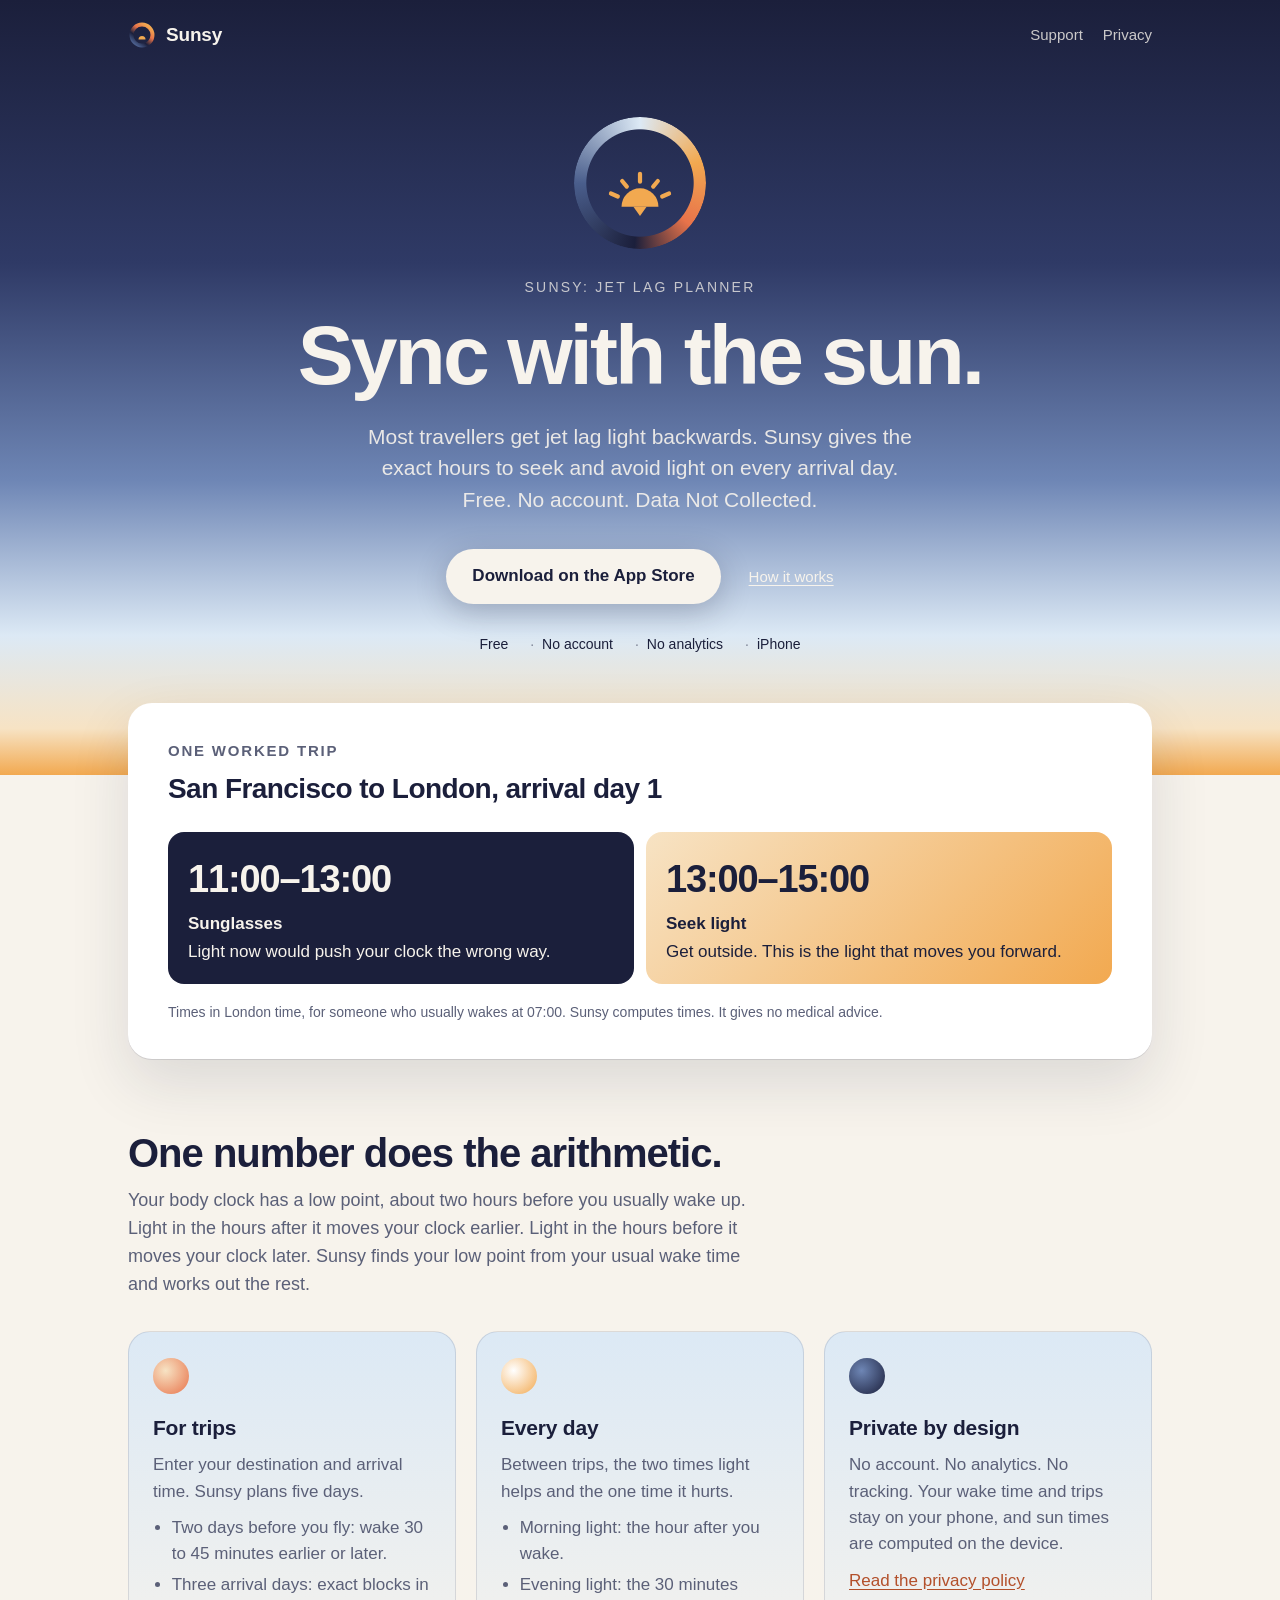
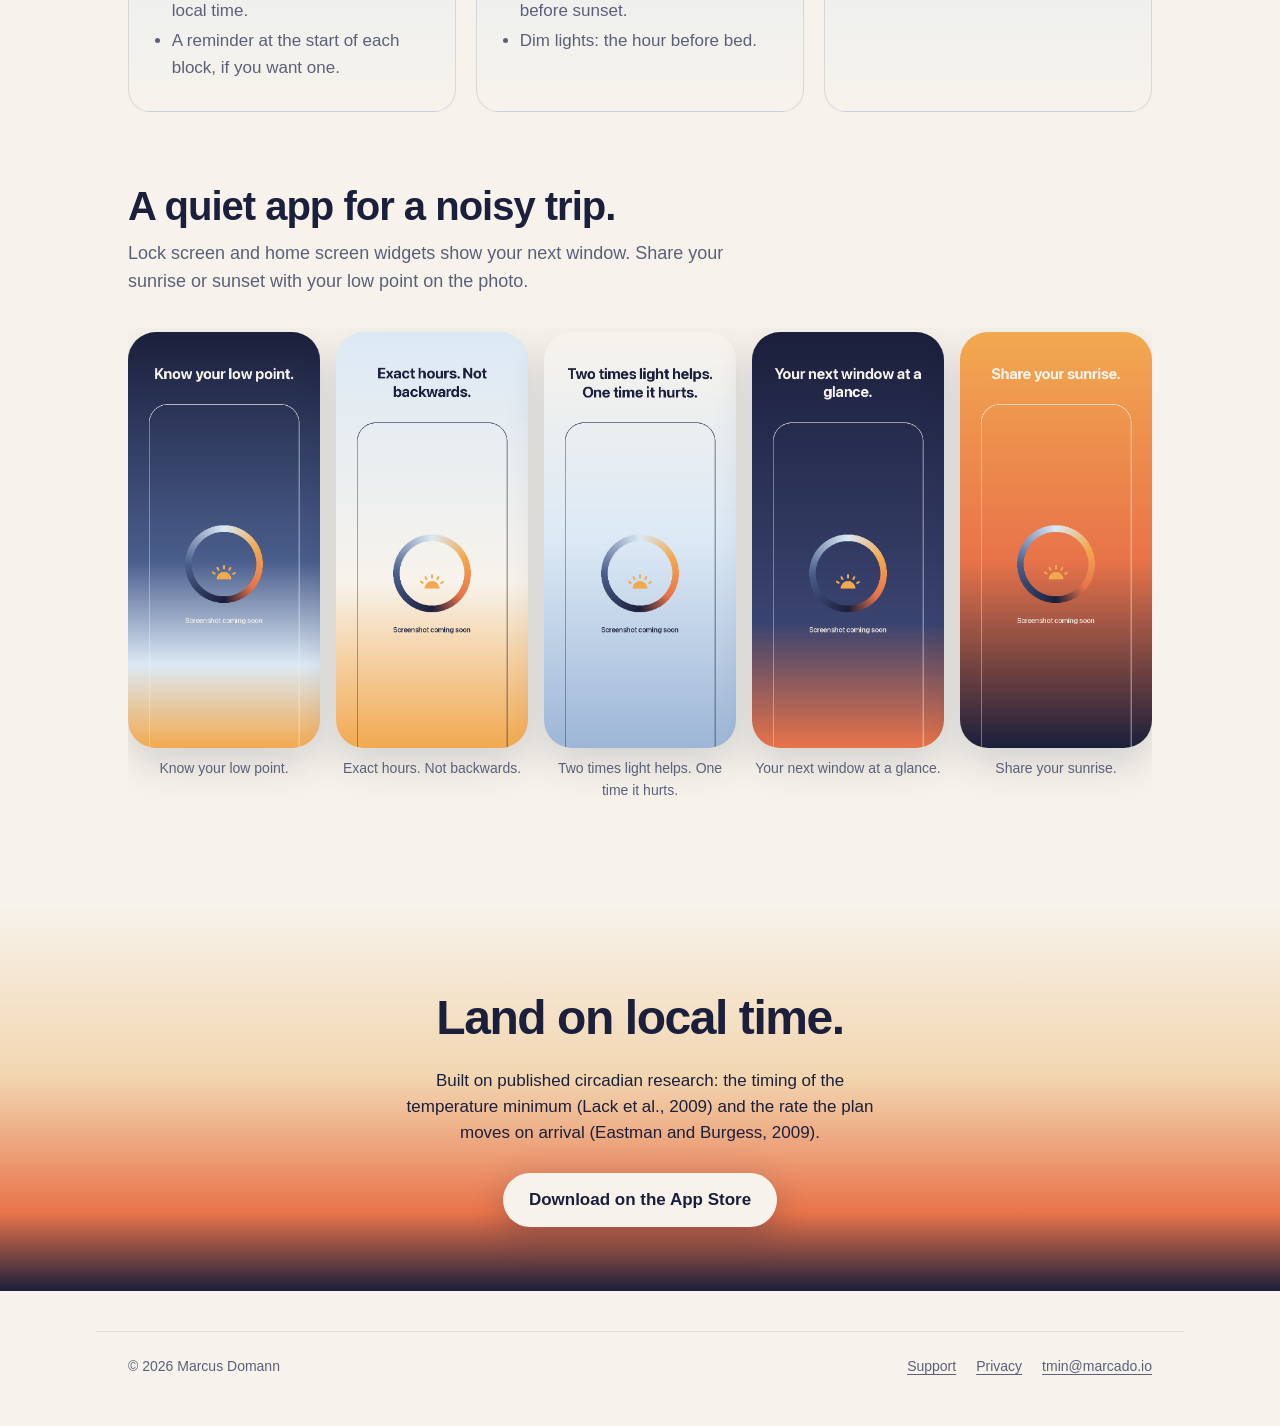
<file: index.html>
<!doctype html>
<html lang="en-GB">
<head>
<meta charset="utf-8">
<meta name="viewport" content="width=device-width, initial-scale=1">
<title>Sunsy: Jet Lag Planner</title>
<meta name="description" content="Most travellers get jet lag light backwards. Sunsy gives the exact hours to seek and avoid light on every arrival day. Free. No account. Data Not Collected.">
<meta name="theme-color" content="#1B1F3B">
<meta property="og:title" content="Sunsy: Jet Lag Planner">
<meta property="og:description" content="Sync with the sun. The exact hours to seek and avoid light on every arrival day.">
<meta property="og:image" content="https://md069.github.io/sunsy/assets/screens/1.png">
<link rel="icon" href="assets/favicon.svg" type="image/svg+xml">
<link rel="apple-touch-icon" href="assets/apple-touch-icon.png">
<link rel="stylesheet" href="assets/style.css">
</head>
<body>
<header class="hero">
  <div class="wrap">
    <div class="bar">
      <a class="brand" href="./"><img src="assets/favicon.svg" alt="" width="28" height="28">Sunsy</a>
      <nav aria-label="Site"><a href="support/">Support</a><a href="privacy/">Privacy</a></nav>
    </div>
    <div class="hero-body">
      <div class="mark-wrap"><div class="mark"></div><svg viewBox="0 0 100 100" aria-hidden="true"><path d="M36 68a14 14 0 0 1 28 0z" fill="#F2A950"/><g stroke="#F2A950" stroke-width="3.2" stroke-linecap="round"><path d="M50 43v6"/><path d="M36.5 48.5l3.5 4.2"/><path d="M63.5 48.5l-3.5 4.2"/><path d="M28 58l5.2 2.2"/><path d="M72 58l-5.2 2.2"/></g><path d="M45 68h10l-5 7z" fill="#F2A950"/></svg></div>
      <p class="kicker">Sunsy: Jet Lag Planner</p>
      <h1>Sync with the sun.</h1>
      <p class="lede">Most travellers get jet lag light backwards. Sunsy gives the exact hours to seek and avoid light on every arrival day. Free. No account. Data Not Collected.</p>
      <div class="cta">
        <a class="button" href="#">Download on the App Store</a>
        <a class="quiet" href="#how">How it works</a>
      </div>
      <ul class="facts"><li>Free</li><li>No account</li><li>No analytics</li><li>iPhone</li></ul>
    </div>
  </div>
</header>

<main>
  <div class="wrap example">
    <div class="card">
      <h2>One worked trip</h2>
      <p class="route">San Francisco to London, arrival day 1</p>
      <ul class="blocks">
        <li class="block avoid"><span class="time">11:00–13:00</span><span class="what">Sunglasses</span><span>Light now would push your clock the wrong way.</span></li>
        <li class="block seek"><span class="time">13:00–15:00</span><span class="what">Seek light</span><span>Get outside. This is the light that moves you forward.</span></li>
      </ul>
      <p class="note">Times in London time, for someone who usually wakes at 07:00. Sunsy computes times. It gives no medical advice.</p>
    </div>
  </div>

  <section id="how">
    <div class="wrap">
      <h2 class="section-title">One number does the arithmetic.</h2>
      <p class="section-lede">Your body clock has a low point, about two hours before you usually wake up. Light in the hours after it moves your clock earlier. Light in the hours before it moves your clock later. Sunsy finds your low point from your usual wake time and works out the rest.</p>
      <div class="features">
        <article class="feature">
          <div class="dot trip" aria-hidden="true"></div>
          <h3>For trips</h3>
          <p>Enter your destination and arrival time. Sunsy plans five days.</p>
          <ul>
            <li>Two days before you fly: wake 30 to 45 minutes earlier or later.</li>
            <li>Three arrival days: exact blocks in local time.</li>
            <li>A reminder at the start of each block, if you want one.</li>
          </ul>
        </article>
        <article class="feature">
          <div class="dot day" aria-hidden="true"></div>
          <h3>Every day</h3>
          <p>Between trips, the two times light helps and the one time it hurts.</p>
          <ul>
            <li>Morning light: the hour after you wake.</li>
            <li>Evening light: the 30 minutes before sunset.</li>
            <li>Dim lights: the hour before bed.</li>
          </ul>
        </article>
        <article class="feature">
          <div class="dot private" aria-hidden="true"></div>
          <h3>Private by design</h3>
          <p>No account. No analytics. No tracking. Your wake time and trips stay on your phone, and sun times are computed on the device.</p>
          <p><a href="privacy/">Read the privacy policy</a></p>
        </article>
      </div>
    </div>
  </section>

  <section aria-labelledby="shots-title">
    <div class="wrap">
      <h2 class="section-title" id="shots-title">A quiet app for a noisy trip.</h2>
      <p class="section-lede">Lock screen and home screen widgets show your next window. Share your sunrise or sunset with your low point on the photo.</p>
      <ul class="shots">
        <li><figure><img src="assets/screens/1.png" width="645" height="1398" loading="lazy" alt="First run: the 24-hour ring with your low point marked."><figcaption>Know your low point.</figcaption></figure></li>
        <li><figure><img src="assets/screens/2.png" width="645" height="1398" loading="lazy" alt="Trip plan, day 1, San Francisco to London."><figcaption>Exact hours. Not backwards.</figcaption></figure></li>
        <li><figure><img src="assets/screens/3.png" width="645" height="1398" loading="lazy" alt="Today with morning light, evening light and dim lights."><figcaption>Two times light helps. One time it hurts.</figcaption></figure></li>
        <li><figure><img src="assets/screens/4.png" width="645" height="1398" loading="lazy" alt="Lock screen and home screen widgets."><figcaption>Your next window at a glance.</figcaption></figure></li>
        <li><figure><img src="assets/screens/5.png" width="645" height="1398" loading="lazy" alt="Share composer with a sunrise photo."><figcaption>Share your sunrise.</figcaption></figure></li>
      </ul>
    </div>
  </section>

  <div class="closing">
    <div class="wrap">
      <h2>Land on local time.</h2>
      <p>Built on published circadian research: the timing of the temperature minimum (Lack et al., 2009) and the rate the plan moves on arrival (Eastman and Burgess, 2009).</p>
      <a class="button" href="#">Download on the App Store</a>
    </div>
  </div>
</main>

<footer>
  <div class="wrap">
    <span>© 2026 Marcus Domann</span>
    <nav aria-label="Footer"><a href="support/">Support</a><a href="privacy/">Privacy</a><a href="mailto:tmin@marcado.io">tmin@marcado.io</a></nav>
  </div>
</footer>
</body>
</html>
</file>
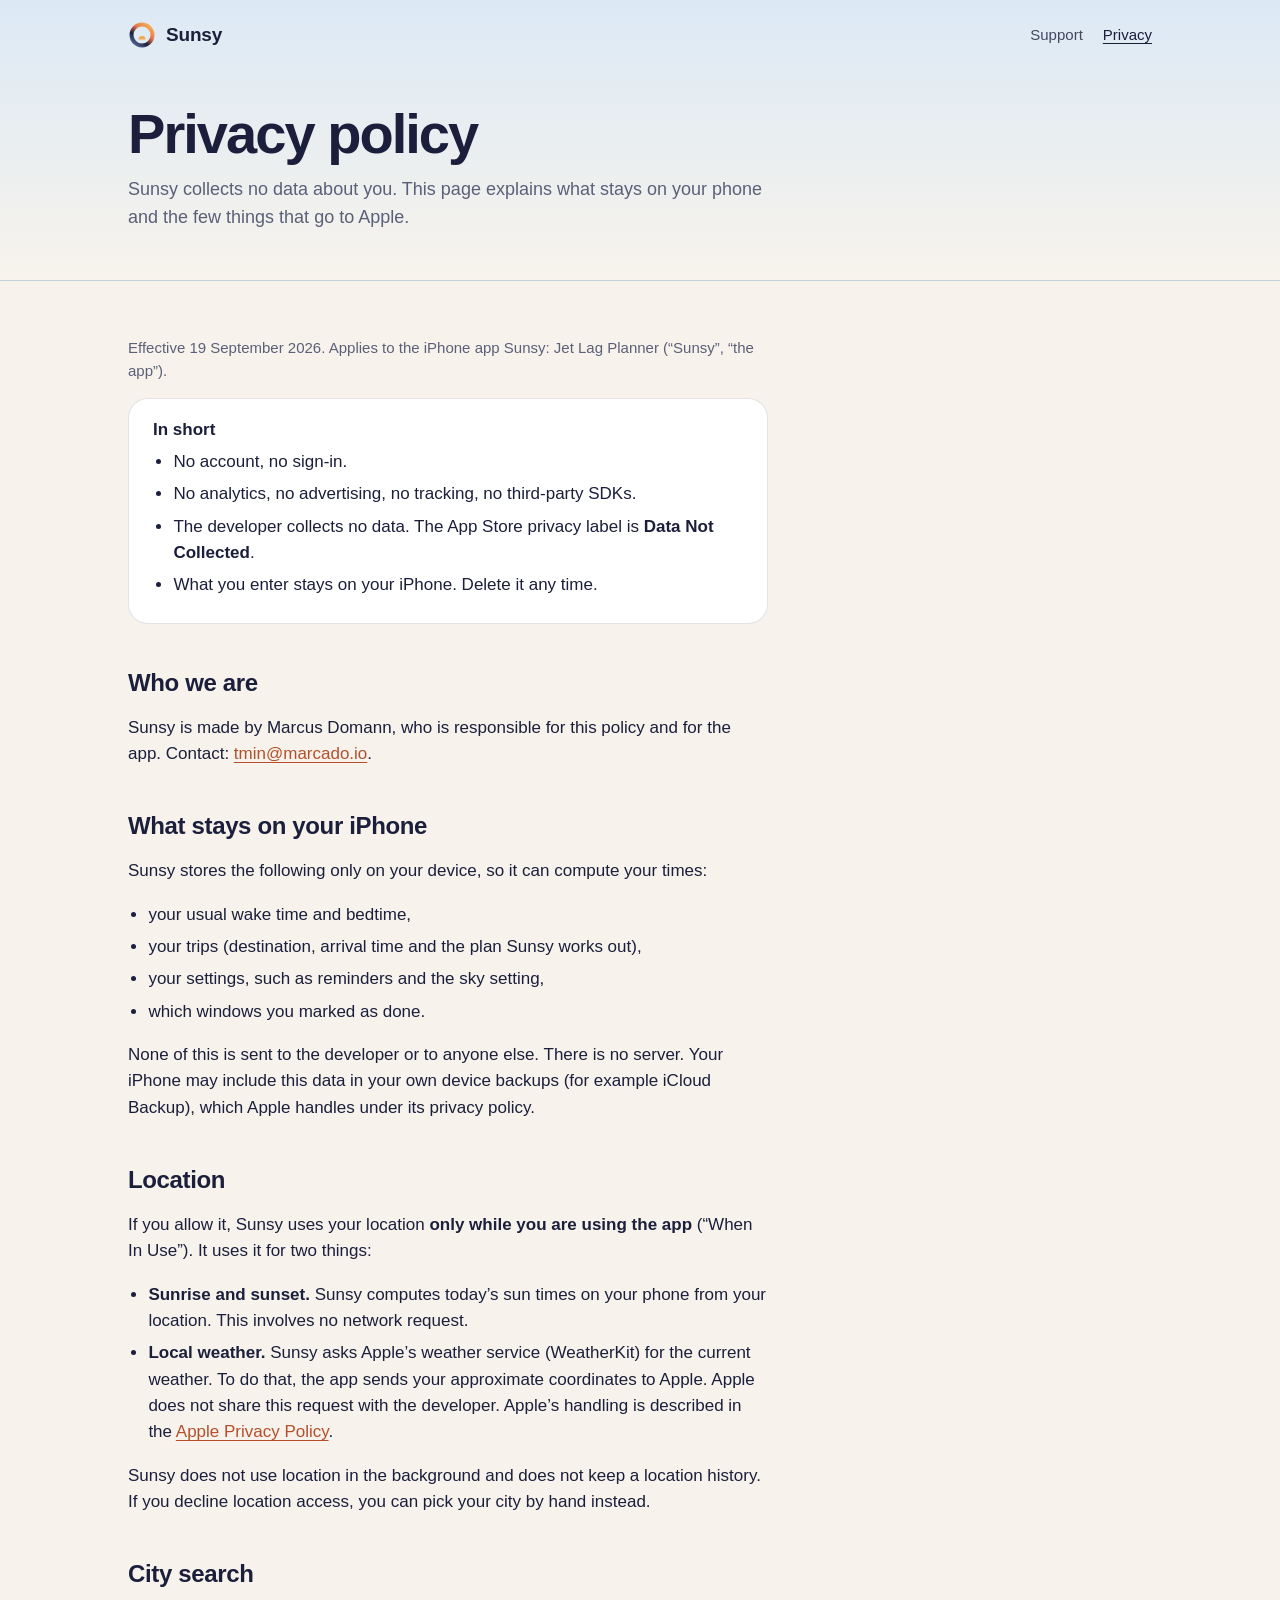
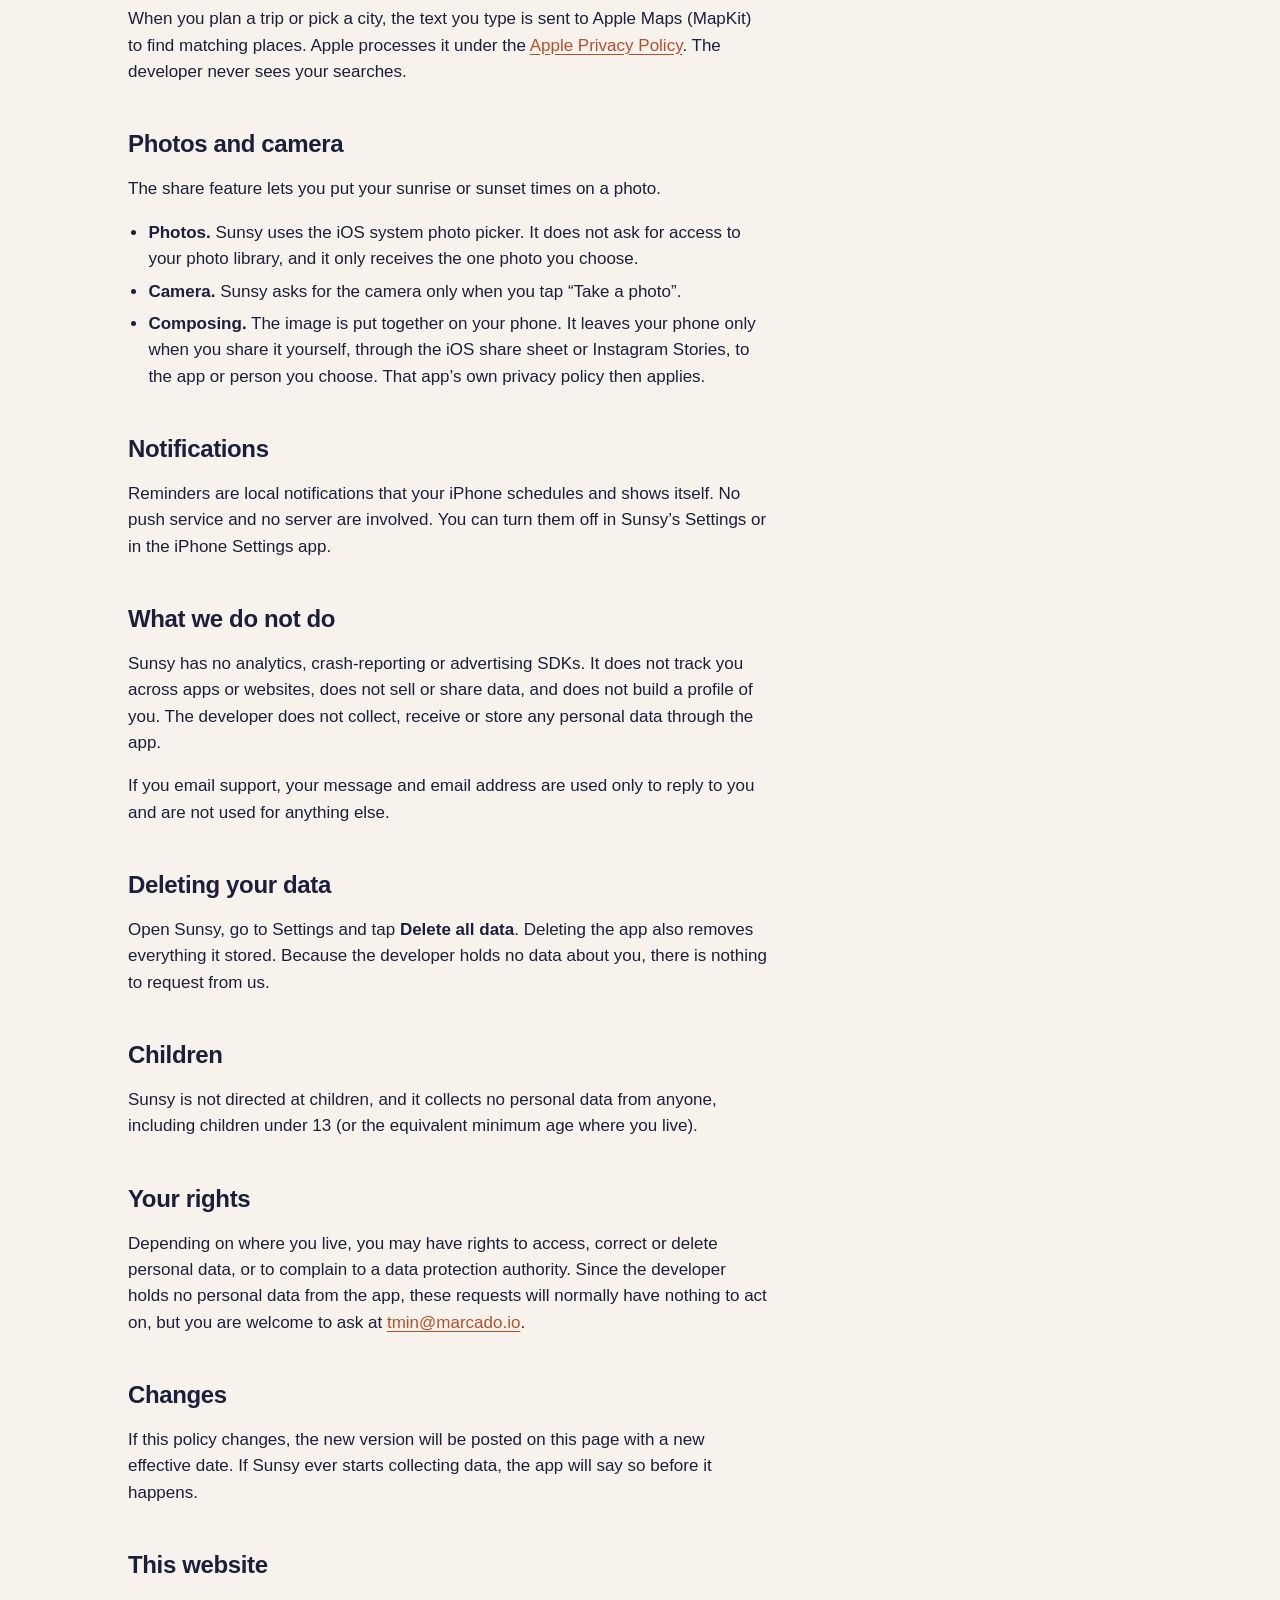
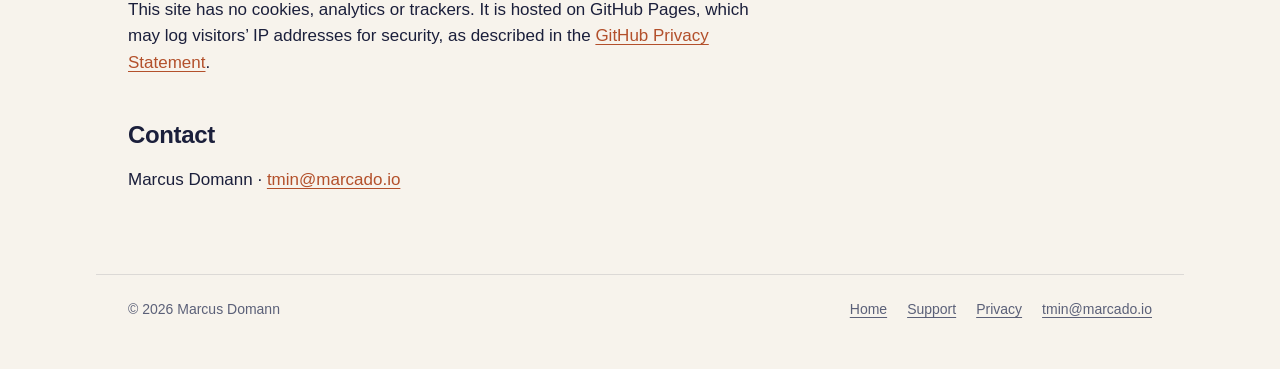
<file: privacy/index.html>
<!doctype html>
<html lang="en-GB">
<head>
<meta charset="utf-8">
<meta name="viewport" content="width=device-width, initial-scale=1">
<title>Sunsy Privacy Policy</title>
<meta name="description" content="Sunsy collects no data. No account, no analytics, no tracking. What stays on your iPhone and what goes to Apple.">
<meta name="theme-color" content="#DCE9F5">
<link rel="icon" href="../assets/favicon.svg" type="image/svg+xml">
<link rel="apple-touch-icon" href="../assets/apple-touch-icon.png">
<link rel="stylesheet" href="../assets/style.css">
</head>
<body>
<header class="page-head">
  <div class="wrap">
    <div class="bar">
      <a class="brand" href="../"><img src="../assets/favicon.svg" alt="" width="28" height="28">Sunsy</a>
      <nav aria-label="Site"><a href="../support/">Support</a><a href="./" aria-current="page">Privacy</a></nav>
    </div>
    <div class="intro">
      <h1>Privacy policy</h1>
      <p>Sunsy collects no data about you. This page explains what stays on your phone and the few things that go to Apple.</p>
    </div>
  </div>
</header>
<main class="wrap">
  <div class="doc">
    <p class="meta">Effective 19 September 2026. Applies to the iPhone app Sunsy: Jet Lag Planner (“Sunsy”, “the app”).</p>

    <div class="summary">
      <strong>In short</strong>
      <ul>
        <li>No account, no sign-in.</li>
        <li>No analytics, no advertising, no tracking, no third-party SDKs.</li>
        <li>The developer collects no data. The App Store privacy label is <strong>Data Not Collected</strong>.</li>
        <li>What you enter stays on your iPhone. Delete it any time.</li>
      </ul>
    </div>

    <h2 id="who">Who we are</h2>
    <p>Sunsy is made by Marcus Domann, who is responsible for this policy and for the app. Contact: <a href="mailto:tmin@marcado.io">tmin@marcado.io</a>.</p>

    <h2 id="on-device">What stays on your iPhone</h2>
    <p>Sunsy stores the following only on your device, so it can compute your times:</p>
    <ul>
      <li>your usual wake time and bedtime,</li>
      <li>your trips (destination, arrival time and the plan Sunsy works out),</li>
      <li>your settings, such as reminders and the sky setting,</li>
      <li>which windows you marked as done.</li>
    </ul>
    <p>None of this is sent to the developer or to anyone else. There is no server. Your iPhone may include this data in your own device backups (for example iCloud Backup), which Apple handles under its privacy policy.</p>

    <h2 id="location">Location</h2>
    <p>If you allow it, Sunsy uses your location <strong>only while you are using the app</strong> (“When In Use”). It uses it for two things:</p>
    <ul>
      <li><strong>Sunrise and sunset.</strong> Sunsy computes today’s sun times on your phone from your location. This involves no network request.</li>
      <li><strong>Local weather.</strong> Sunsy asks Apple’s weather service (WeatherKit) for the current weather. To do that, the app sends your approximate coordinates to Apple. Apple does not share this request with the developer. Apple’s handling is described in the <a href="https://www.apple.com/legal/privacy/">Apple Privacy Policy</a>.</li>
    </ul>
    <p>Sunsy does not use location in the background and does not keep a location history. If you decline location access, you can pick your city by hand instead.</p>

    <h2 id="search">City search</h2>
    <p>When you plan a trip or pick a city, the text you type is sent to Apple Maps (MapKit) to find matching places. Apple processes it under the <a href="https://www.apple.com/legal/privacy/">Apple Privacy Policy</a>. The developer never sees your searches.</p>

    <h2 id="photos">Photos and camera</h2>
    <p>The share feature lets you put your sunrise or sunset times on a photo.</p>
    <ul>
      <li><strong>Photos.</strong> Sunsy uses the iOS system photo picker. It does not ask for access to your photo library, and it only receives the one photo you choose.</li>
      <li><strong>Camera.</strong> Sunsy asks for the camera only when you tap “Take a photo”.</li>
      <li><strong>Composing.</strong> The image is put together on your phone. It leaves your phone only when you share it yourself, through the iOS share sheet or Instagram Stories, to the app or person you choose. That app’s own privacy policy then applies.</li>
    </ul>

    <h2 id="notifications">Notifications</h2>
    <p>Reminders are local notifications that your iPhone schedules and shows itself. No push service and no server are involved. You can turn them off in Sunsy’s Settings or in the iPhone Settings app.</p>

    <h2 id="not-collected">What we do not do</h2>
    <p>Sunsy has no analytics, crash-reporting or advertising SDKs. It does not track you across apps or websites, does not sell or share data, and does not build a profile of you. The developer does not collect, receive or store any personal data through the app.</p>
    <p>If you email support, your message and email address are used only to reply to you and are not used for anything else.</p>

    <h2 id="delete">Deleting your data</h2>
    <p>Open Sunsy, go to Settings and tap <strong>Delete all data</strong>. Deleting the app also removes everything it stored. Because the developer holds no data about you, there is nothing to request from us.</p>

    <h2 id="children">Children</h2>
    <p>Sunsy is not directed at children, and it collects no personal data from anyone, including children under 13 (or the equivalent minimum age where you live).</p>

    <h2 id="rights">Your rights</h2>
    <p>Depending on where you live, you may have rights to access, correct or delete personal data, or to complain to a data protection authority. Since the developer holds no personal data from the app, these requests will normally have nothing to act on, but you are welcome to ask at <a href="mailto:tmin@marcado.io">tmin@marcado.io</a>.</p>

    <h2 id="changes">Changes</h2>
    <p>If this policy changes, the new version will be posted on this page with a new effective date. If Sunsy ever starts collecting data, the app will say so before it happens.</p>

    <h2 id="website">This website</h2>
    <p>This site has no cookies, analytics or trackers. It is hosted on GitHub Pages, which may log visitors’ IP addresses for security, as described in the <a href="https://docs.github.com/en/site-policy/privacy-policies/github-general-privacy-statement">GitHub Privacy Statement</a>.</p>

    <h2 id="contact">Contact</h2>
    <p>Marcus Domann · <a href="mailto:tmin@marcado.io">tmin@marcado.io</a></p>
  </div>
</main>
<footer>
  <div class="wrap">
    <span>© 2026 Marcus Domann</span>
    <nav aria-label="Footer"><a href="../">Home</a><a href="../support/">Support</a><a href="../privacy/">Privacy</a><a href="mailto:tmin@marcado.io">tmin@marcado.io</a></nav>
  </div>
</footer>
</body>
</html>
</file>
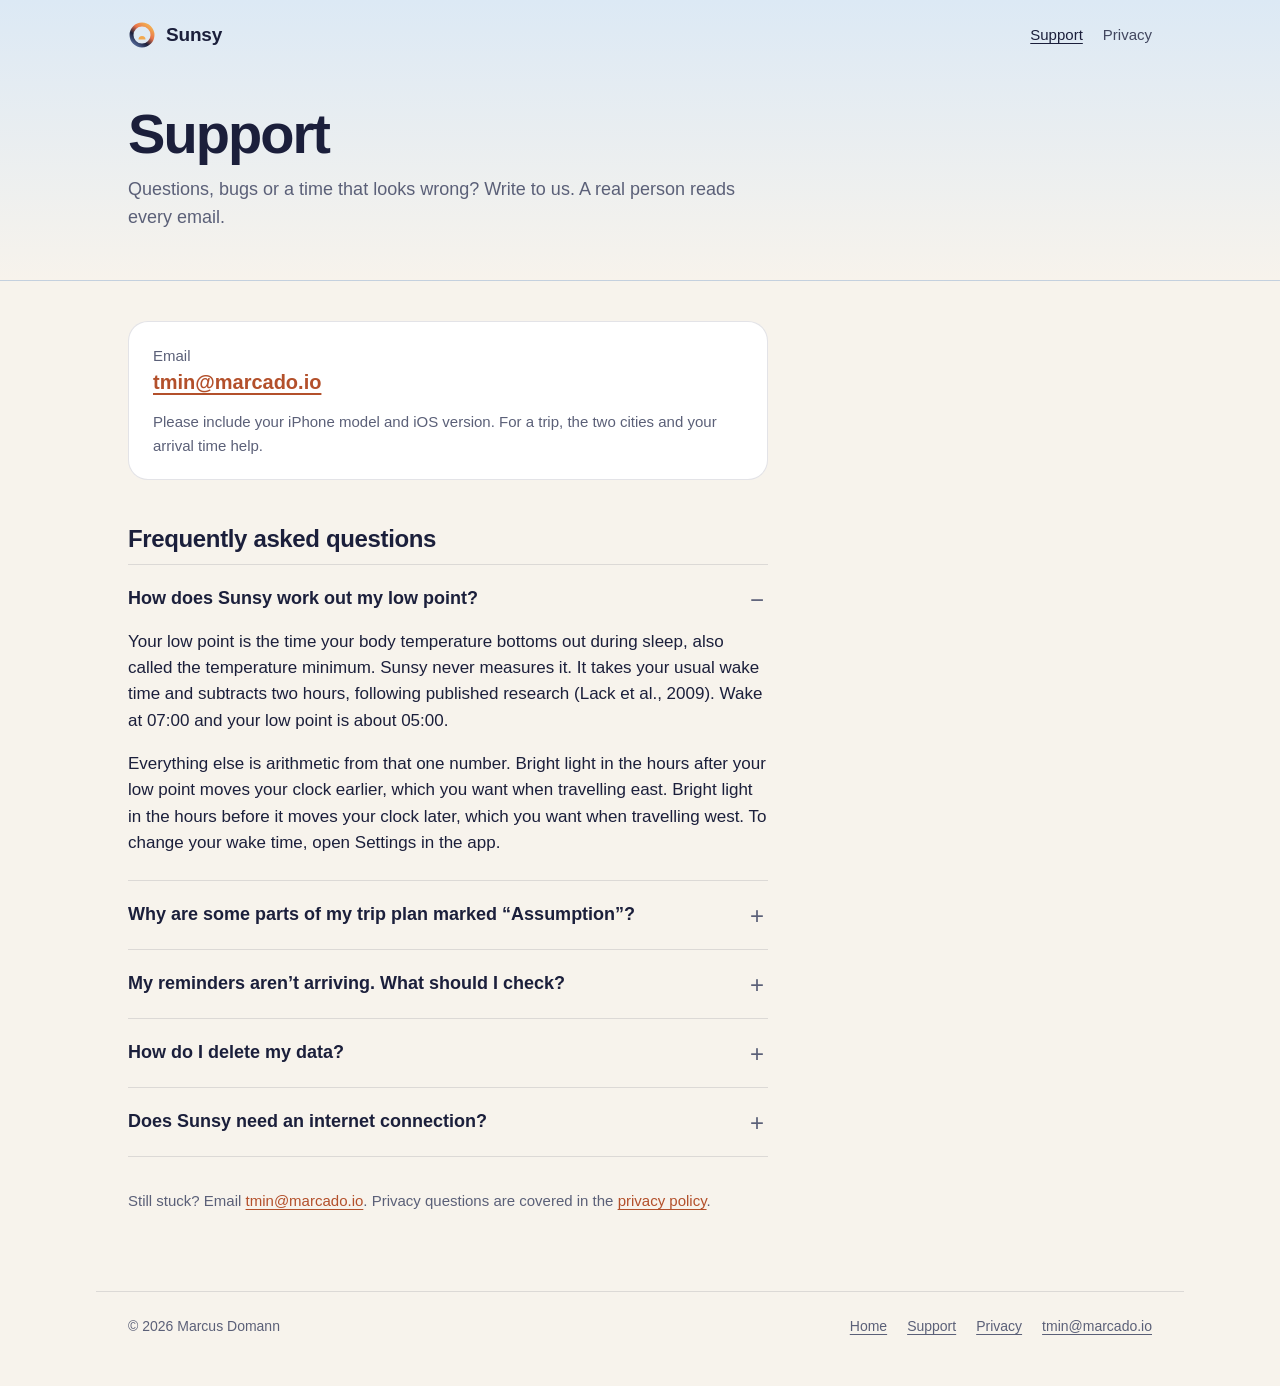
<file: support/index.html>
<!doctype html>
<html lang="en-GB">
<head>
<meta charset="utf-8">
<meta name="viewport" content="width=device-width, initial-scale=1">
<title>Sunsy Support</title>
<meta name="description" content="Contact Sunsy support and find answers to common questions about Sunsy: Jet Lag Planner.">
<meta name="theme-color" content="#DCE9F5">
<link rel="icon" href="../assets/favicon.svg" type="image/svg+xml">
<link rel="apple-touch-icon" href="../assets/apple-touch-icon.png">
<link rel="stylesheet" href="../assets/style.css">
</head>
<body>
<header class="page-head">
  <div class="wrap">
    <div class="bar">
      <a class="brand" href="../"><img src="../assets/favicon.svg" alt="" width="28" height="28">Sunsy</a>
      <nav aria-label="Site"><a href="./" aria-current="page">Support</a><a href="../privacy/">Privacy</a></nav>
    </div>
    <div class="intro">
      <h1>Support</h1>
      <p>Questions, bugs or a time that looks wrong? Write to us. A real person reads every email.</p>
    </div>
  </div>
</header>
<main class="wrap">
  <div class="doc">
    <div class="contact">
      <div><strong>Email</strong><a href="mailto:tmin@marcado.io?subject=Sunsy%20support">tmin@marcado.io</a></div>
      <span class="meta">Please include your iPhone model and iOS version. For a trip, the two cities and your arrival time help.</span>
    </div>

    <h2 id="faq">Frequently asked questions</h2>

    <details id="low-point" open>
      <summary>How does Sunsy work out my low point?</summary>
      <p>Your low point is the time your body temperature bottoms out during sleep, also called the temperature minimum. Sunsy never measures it. It takes your usual wake time and subtracts two hours, following published research (Lack et al., 2009). Wake at 07:00 and your low point is about 05:00.</p>
      <p>Everything else is arithmetic from that one number. Bright light in the hours after your low point moves your clock earlier, which you want when travelling east. Bright light in the hours before it moves your clock later, which you want when travelling west. To change your wake time, open Settings in the app.</p>
    </details>

    <details id="assumptions">
      <summary>Why are some parts of my trip plan marked “Assumption”?</summary>
      <p>The published rule Sunsy follows covers your first arrival day: it anchors the plan to your home low point, converted to local time. Two rules go further than that source, and the app labels both wherever they appear.</p>
      <ol>
        <li><strong>The daily shift.</strong> On arrival days 2 and 3 the anchor moves toward your low point in local time by 1 hour a day for eastward plans and 1.5 hours a day for westward plans. These rates come from Eastman and Burgess (2009).</li>
        <li><strong>Very long eastward trips.</strong> If you fly more than nine hours east, Sunsy plans the shift as a westward delay instead, because moving your clock later is easier than moving it that far earlier.</li>
      </ol>
      <p>Sunsy computes times. It gives no medical advice. If you have a sleep condition, talk to your doctor.</p>
    </details>

    <details id="notifications">
      <summary>My reminders aren’t arriving. What should I check?</summary>
      <ol>
        <li>In the iPhone Settings app, go to Notifications, then Sunsy, and make sure Allow Notifications is on.</li>
        <li>In Sunsy, open Settings, then Reminders, and turn on the windows you want. Daily reminders are off until you accept them. Trip block reminders are on by default.</li>
        <li>Check Focus and Do Not Disturb. They can hold reminders back until the Focus ends.</li>
        <li>Open Sunsy once. It schedules the next seven days of reminders each time you open it, so after a week or more without opening the app, or after changing time zones, one launch brings them up to date.</li>
      </ol>
      <p>The dim lights reminder is silent on purpose, so it won’t make a sound in the hour before bed.</p>
    </details>

    <details id="delete">
      <summary>How do I delete my data?</summary>
      <p>In Sunsy, open Settings and tap <strong>Delete all data</strong>. Your wake time, trips and history are removed from your phone. Deleting the app does the same.</p>
      <p>There is nothing to delete anywhere else. Sunsy has no account and no server, and the developer never receives your data. If your iPhone backs up to iCloud, an older backup may still hold a copy until the backup is replaced, as with any app.</p>
    </details>

    <details id="internet">
      <summary>Does Sunsy need an internet connection?</summary>
      <p>Only for two things:</p>
      <ul>
        <li><strong>City search</strong> when you plan a trip, which uses Apple Maps.</li>
        <li><strong>Local weather</strong>, which comes from Apple Weather.</li>
      </ul>
      <p>Everything else works offline, including sunrise and sunset times, which Sunsy computes on your phone. Plan your trip while you still have a connection and the whole plan works in the air and on arrival.</p>
    </details>

    <p class="meta" style="margin-top:32px">Still stuck? Email <a href="mailto:tmin@marcado.io">tmin@marcado.io</a>. Privacy questions are covered in the <a href="../privacy/">privacy policy</a>.</p>
  </div>
</main>
<footer>
  <div class="wrap">
    <span>© 2026 Marcus Domann</span>
    <nav aria-label="Footer"><a href="../">Home</a><a href="../support/">Support</a><a href="../privacy/">Privacy</a><a href="mailto:tmin@marcado.io">tmin@marcado.io</a></nav>
  </div>
</footer>
</body>
</html>
</file>
<file: assets/style.css>
:root {
  --indigo: #1B1F3B;
  --amber: #F2A950;
  --coral: #E8734A;
  --sky: #DCE9F5;
  --paper: #F7F3EC;
  --dusk: #4A5E8C;

  --bg: var(--paper);
  --surface: #FFFFFF;
  --text: var(--indigo);
  --muted: #5B6078;
  --rule: rgba(27, 31, 59, 0.12);
  --link: #B3502B;
  --hero: linear-gradient(180deg, #1B1F3B 0%, #2F3A66 34%, #6E86B5 62%, #DCE9F5 82%, #F7E3C4 94%, #F2A950 100%);
  --hero-soft: linear-gradient(180deg, #DCE9F5 0%, #F7F3EC 100%);

  --font: -apple-system, BlinkMacSystemFont, "SF Pro Text", "Helvetica Neue", Helvetica, Arial, sans-serif;
  --display: -apple-system-headline, -apple-system, BlinkMacSystemFont, "SF Pro Display", "Helvetica Neue", Helvetica, Arial, sans-serif;
  --measure: 40rem;
  color-scheme: light dark;
}

@media (prefers-color-scheme: dark) {
  :root {
    --bg: #12152A;
    --surface: #1B1F3B;
    --text: #F2EEE6;
    --muted: #A9AEC6;
    --rule: rgba(247, 243, 236, 0.14);
    --link: var(--amber);
    --hero-soft: linear-gradient(180deg, #1B1F3B 0%, #12152A 100%);
  }
}

* { box-sizing: border-box; }
html { -webkit-text-size-adjust: 100%; }
body {
  margin: 0;
  background: var(--bg);
  color: var(--text);
  font: 17px/1.55 var(--font);
  -webkit-font-smoothing: antialiased;
}
img { max-width: 100%; display: block; }
a { color: var(--link); text-underline-offset: 0.18em; }
a:hover { text-decoration-thickness: 2px; }
:focus-visible { outline: 2px solid var(--amber); outline-offset: 3px; border-radius: 4px; }

.wrap { max-width: 68rem; margin: 0 auto; padding: 0 16px; }
@media (min-width: 720px) { .wrap { padding: 0 32px; } }

/* Top bar */
.bar { display: flex; align-items: center; justify-content: space-between; gap: 16px; padding: 20px 0; }
.brand { display: inline-flex; align-items: center; gap: 10px; color: inherit; text-decoration: none; font-weight: 700; font-size: 19px; letter-spacing: -0.01em; }
.brand img { width: 28px; height: 28px; }
.bar nav { display: flex; gap: 20px; font-size: 15px; }
.bar nav a { color: inherit; text-decoration: none; opacity: 0.8; }
.bar nav a:hover, .bar nav a[aria-current] { opacity: 1; text-decoration: underline; }

/* Ring mark */
.mark {
  position: relative;
  width: var(--size, 120px);
  aspect-ratio: 1;
  border-radius: 50%;
  background: conic-gradient(from 0deg, #DCE9F5, #F2A950 70deg, #E8734A 130deg, #1B1F3B 185deg, #4A5E8C 270deg, #DCE9F5 360deg);
  -webkit-mask: radial-gradient(circle, transparent 57%, #000 58%);
          mask: radial-gradient(circle, transparent 57%, #000 58%);
}
.mark-wrap { position: relative; width: var(--size, 120px); aspect-ratio: 1; }
.mark-wrap svg { position: absolute; inset: 0; width: 100%; height: 100%; }

/* Landing hero */
.hero { background: var(--hero); color: var(--paper); }
.hero .bar nav a { color: var(--paper); }
.hero-body { text-align: center; padding: 48px 0 120px; }
.hero-body .mark-wrap { --size: 132px; margin: 0 auto 28px; }
.hero h1 {
  font-family: var(--display);
  font-size: clamp(44px, 9vw, 84px);
  line-height: 1.02;
  letter-spacing: -0.035em;
  font-weight: 700;
  margin: 0;
}
.hero .kicker { margin: 0 0 14px; font-size: 14px; letter-spacing: 0.16em; text-transform: uppercase; opacity: 0.75; }
.hero .lede { max-width: 34rem; margin: 22px auto 0; font-size: clamp(18px, 2.4vw, 21px); line-height: 1.5; color: rgba(247, 243, 236, 0.9); }
.cta { display: inline-flex; flex-wrap: wrap; justify-content: center; gap: 12px 28px; margin-top: 34px; align-items: center; }
.button {
  display: inline-block;
  background: var(--paper);
  color: var(--indigo);
  text-decoration: none;
  font-weight: 600;
  padding: 14px 26px;
  border-radius: 999px;
  box-shadow: 0 8px 30px rgba(27, 31, 59, 0.25);
}
.button:hover { background: #fff; }
.cta .quiet { color: var(--paper); font-size: 15px; }
.facts { margin: 30px 0 0; padding: 0; list-style: none; display: flex; flex-wrap: wrap; justify-content: center; gap: 8px 22px; font-size: 14px; color: var(--indigo); }
.facts li::before { content: "·"; margin-right: 8px; opacity: 0.5; }
.facts li:first-child::before { content: none; }

/* Worked example */
.example { margin-top: -72px; }
.card {
  background: var(--surface);
  border-radius: 24px;
  padding: 28px 24px;
  box-shadow: 0 1px 0 var(--rule), 0 24px 60px rgba(27, 31, 59, 0.12);
}
@media (min-width: 720px) { .card { padding: 36px 40px; } }
.card h2 { margin: 0 0 4px; font-size: 15px; letter-spacing: 0.12em; text-transform: uppercase; color: var(--muted); font-weight: 600; }
.card .route { margin: 0 0 22px; font-size: clamp(22px, 3.4vw, 28px); font-weight: 700; letter-spacing: -0.02em; }
.blocks { display: grid; gap: 12px; grid-template-columns: 1fr; margin: 0; padding: 0; list-style: none; }
@media (min-width: 640px) { .blocks { grid-template-columns: 1fr 1fr; } }
.block { border-radius: 16px; padding: 18px 20px; display: grid; gap: 2px; }
.block .time { font-size: clamp(28px, 5vw, 38px); font-weight: 700; letter-spacing: -0.03em; font-variant-numeric: tabular-nums; }
.block .what { font-weight: 600; }
.block.avoid { background: #1B1F3B; color: var(--paper); }
.block.seek { background: linear-gradient(135deg, #F7E3C4, #F2A950); color: var(--indigo); }
.card .note { margin: 18px 0 0; font-size: 14px; color: var(--muted); }

/* Sections */
section { padding: 72px 0 0; }
.section-title { font-size: clamp(28px, 4.4vw, 40px); letter-spacing: -0.025em; line-height: 1.1; margin: 0 0 12px; }
.section-lede { color: var(--muted); max-width: var(--measure); margin: 0 0 32px; font-size: 18px; }
.features { display: grid; gap: 20px; grid-template-columns: 1fr; }
@media (min-width: 820px) { .features { grid-template-columns: repeat(3, 1fr); } }
.feature { padding: 26px 24px; border-radius: 22px; background: var(--hero-soft); border: 1px solid var(--rule); }
.feature .dot { width: 36px; height: 36px; border-radius: 50%; margin-bottom: 18px; }
.feature h3 { margin: 0 0 8px; font-size: 21px; letter-spacing: -0.01em; }
.feature p { margin: 0 0 10px; color: var(--muted); }
.feature ul { margin: 0; padding-left: 1.1em; color: var(--muted); }
.feature li { margin: 4px 0; }
.dot.trip { background: radial-gradient(circle at 35% 35%, #F7E3C4, #E8734A); }
.dot.day { background: radial-gradient(circle at 35% 35%, #fff, #F2A950); }
.dot.private { background: radial-gradient(circle at 35% 35%, #6E86B5, #1B1F3B); }

/* Screenshots */
.shots {
  display: grid;
  grid-auto-flow: column;
  grid-auto-columns: minmax(150px, 1fr);
  gap: 16px;
  overflow-x: auto;
  scroll-snap-type: x mandatory;
  padding: 4px 0 20px;
  margin: 0;
  list-style: none;
  overscroll-behavior-x: contain;
}
.shots li { scroll-snap-align: start; }
.shots img { width: 100%; height: auto; border-radius: 28px; box-shadow: 0 16px 40px rgba(27, 31, 59, 0.16); background: var(--sky); }
.shots figcaption { font-size: 14px; color: var(--muted); margin-top: 10px; text-align: center; }
@media (max-width: 719px) { .shots { grid-auto-columns: 62%; } }

/* Closing band */
.closing { margin-top: 80px; background: linear-gradient(180deg, var(--bg) 0%, #F2D6B0 45%, #E8734A 80%, #1B1F3B 100%); padding: 80px 0 64px; text-align: center; color: var(--indigo); }
.closing h2 { font-size: clamp(30px, 5vw, 48px); letter-spacing: -0.03em; margin: 0 0 12px; }
.closing p { margin: 0 auto; max-width: 30rem; }
.closing .button { margin-top: 26px; }
@media (prefers-color-scheme: dark) {
  .closing { background: linear-gradient(180deg, var(--bg) 0%, #2F3A66 40%, #E8734A 85%, #F2A950 100%); color: var(--paper); }
}

/* Document pages (support, privacy, 404) */
.page-head { background: var(--hero-soft); border-bottom: 1px solid var(--rule); }
.page-head .intro { padding: 36px 0 48px; max-width: var(--measure); }
.page-head h1 { font-size: clamp(36px, 6vw, 56px); letter-spacing: -0.035em; line-height: 1.05; margin: 0 0 12px; }
.page-head p { margin: 0; color: var(--muted); font-size: 18px; }
.doc { max-width: var(--measure); padding: 40px 0 24px; }
.doc h2 { font-size: 24px; letter-spacing: -0.015em; margin: 44px 0 10px; line-height: 1.25; }
.doc h2:first-child { margin-top: 0; }
.doc h3 { font-size: 18px; margin: 24px 0 6px; }
.doc p, .doc li { overflow-wrap: anywhere; }
.doc ul, .doc ol { padding-left: 1.2em; }
.doc li { margin: 6px 0; }
.doc .meta { color: var(--muted); font-size: 15px; }
.contact {
  display: flex; flex-wrap: wrap; align-items: center; justify-content: space-between; gap: 12px 24px;
  background: var(--surface); border: 1px solid var(--rule); border-radius: 20px; padding: 22px 24px; margin-bottom: 8px;
}
.contact strong { display: block; font-size: 15px; color: var(--muted); font-weight: 500; }
.contact a { font-size: 20px; font-weight: 650; overflow-wrap: anywhere; }
.summary { background: var(--surface); border: 1px solid var(--rule); border-radius: 20px; padding: 18px 24px; }
.summary ul { margin: 6px 0; }
details { border-bottom: 1px solid var(--rule); padding: 4px 0; }
details:first-of-type { border-top: 1px solid var(--rule); }
summary { cursor: pointer; list-style: none; font-weight: 650; font-size: 18px; padding: 16px 32px 16px 0; position: relative; }
summary::-webkit-details-marker { display: none; }
summary::after { content: "+"; position: absolute; right: 4px; top: 12px; font-size: 24px; font-weight: 400; color: var(--muted); }
details[open] summary::after { content: "−"; }
details > :not(summary) { margin-top: 0; }
details > p:last-child, details > ul:last-child, details > ol:last-child { margin-bottom: 20px; }
.tag { display: inline-block; font-size: 12px; letter-spacing: 0.08em; text-transform: uppercase; font-weight: 700; color: var(--coral); margin-right: 6px; }

/* Footer */
footer { padding: 40px 0 48px; font-size: 14px; color: var(--muted); }
footer .wrap { display: flex; flex-wrap: wrap; gap: 12px 24px; justify-content: space-between; border-top: 1px solid var(--rule); padding-top: 24px; }
footer nav { display: flex; flex-wrap: wrap; gap: 8px 20px; }
footer a { color: inherit; }
.closing + footer .wrap { border-top: 0; }
.closing + footer { background: #1B1F3B; color: rgba(247, 243, 236, 0.7); padding-top: 8px; }
@media (prefers-color-scheme: dark) { .closing + footer { background: #F2A950; color: var(--indigo); } }

/* 404 */
.lost { text-align: center; padding: 72px 0 40px; }
.lost .mark-wrap { --size: 96px; margin: 0 auto 24px; }
.lost h1 { font-size: clamp(34px, 6vw, 52px); letter-spacing: -0.03em; margin: 0 0 10px; }
.lost p { color: var(--muted); margin: 0 auto 8px; max-width: 28rem; }

@media (prefers-reduced-motion: no-preference) {
  html { scroll-behavior: smooth; }
}

figure { margin: 0; }
@media (prefers-color-scheme: dark) {
  .block.avoid { background: #0E1124; box-shadow: inset 0 0 0 1px var(--rule); }
  .card { box-shadow: 0 0 0 1px var(--rule), 0 24px 60px rgba(0, 0, 0, 0.35); }
}
</file>
